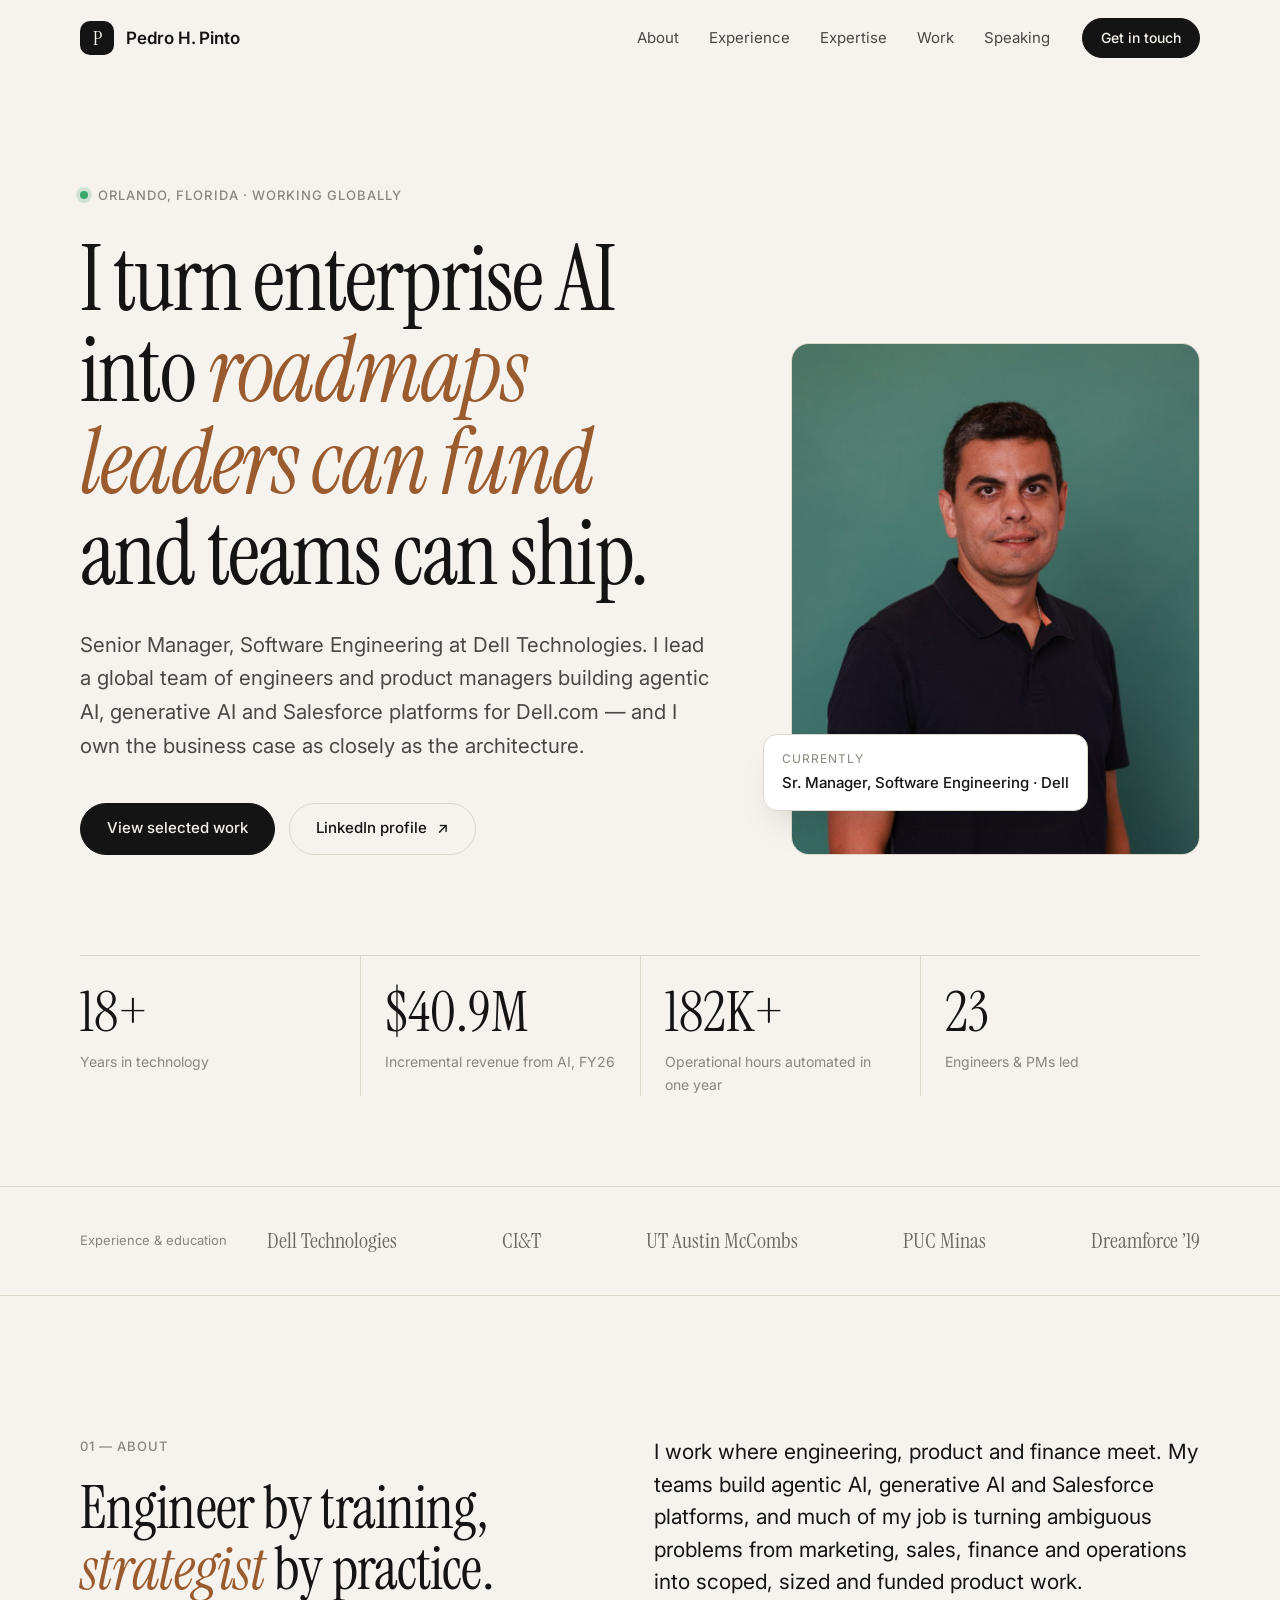
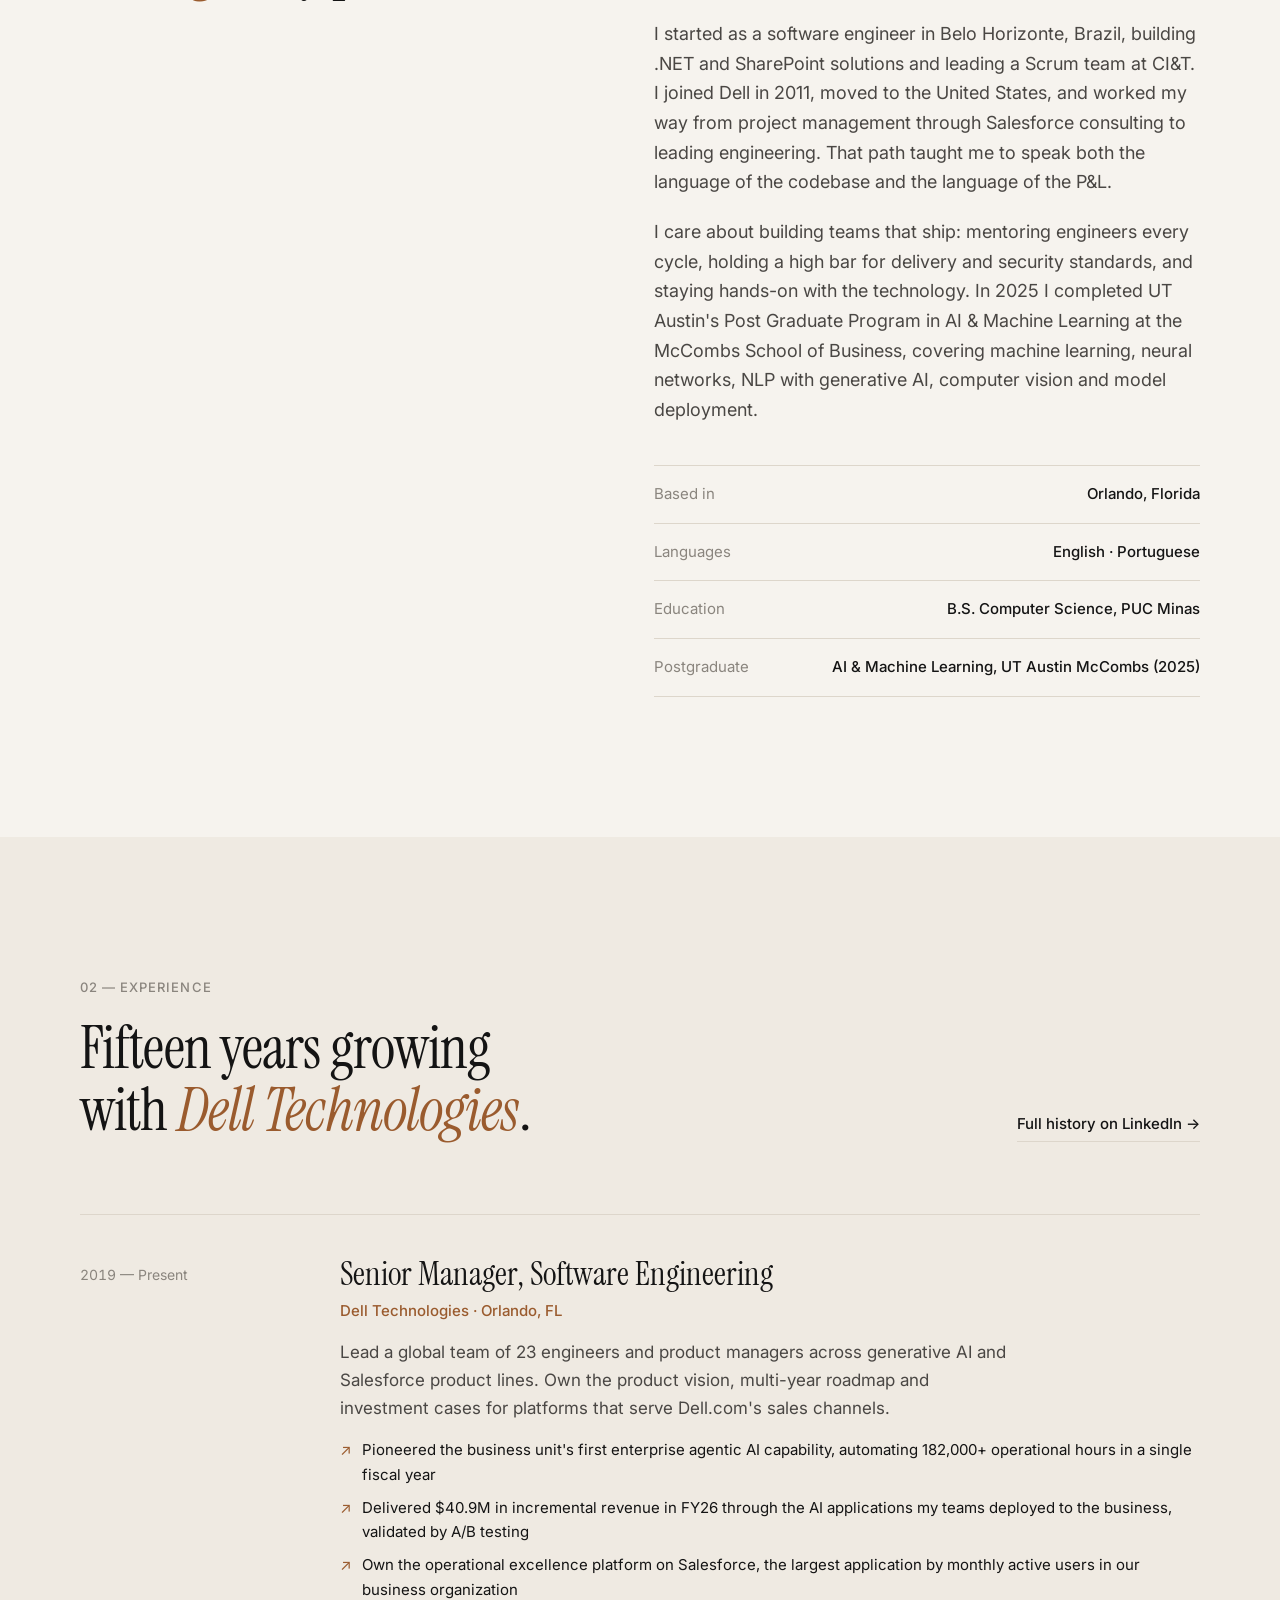
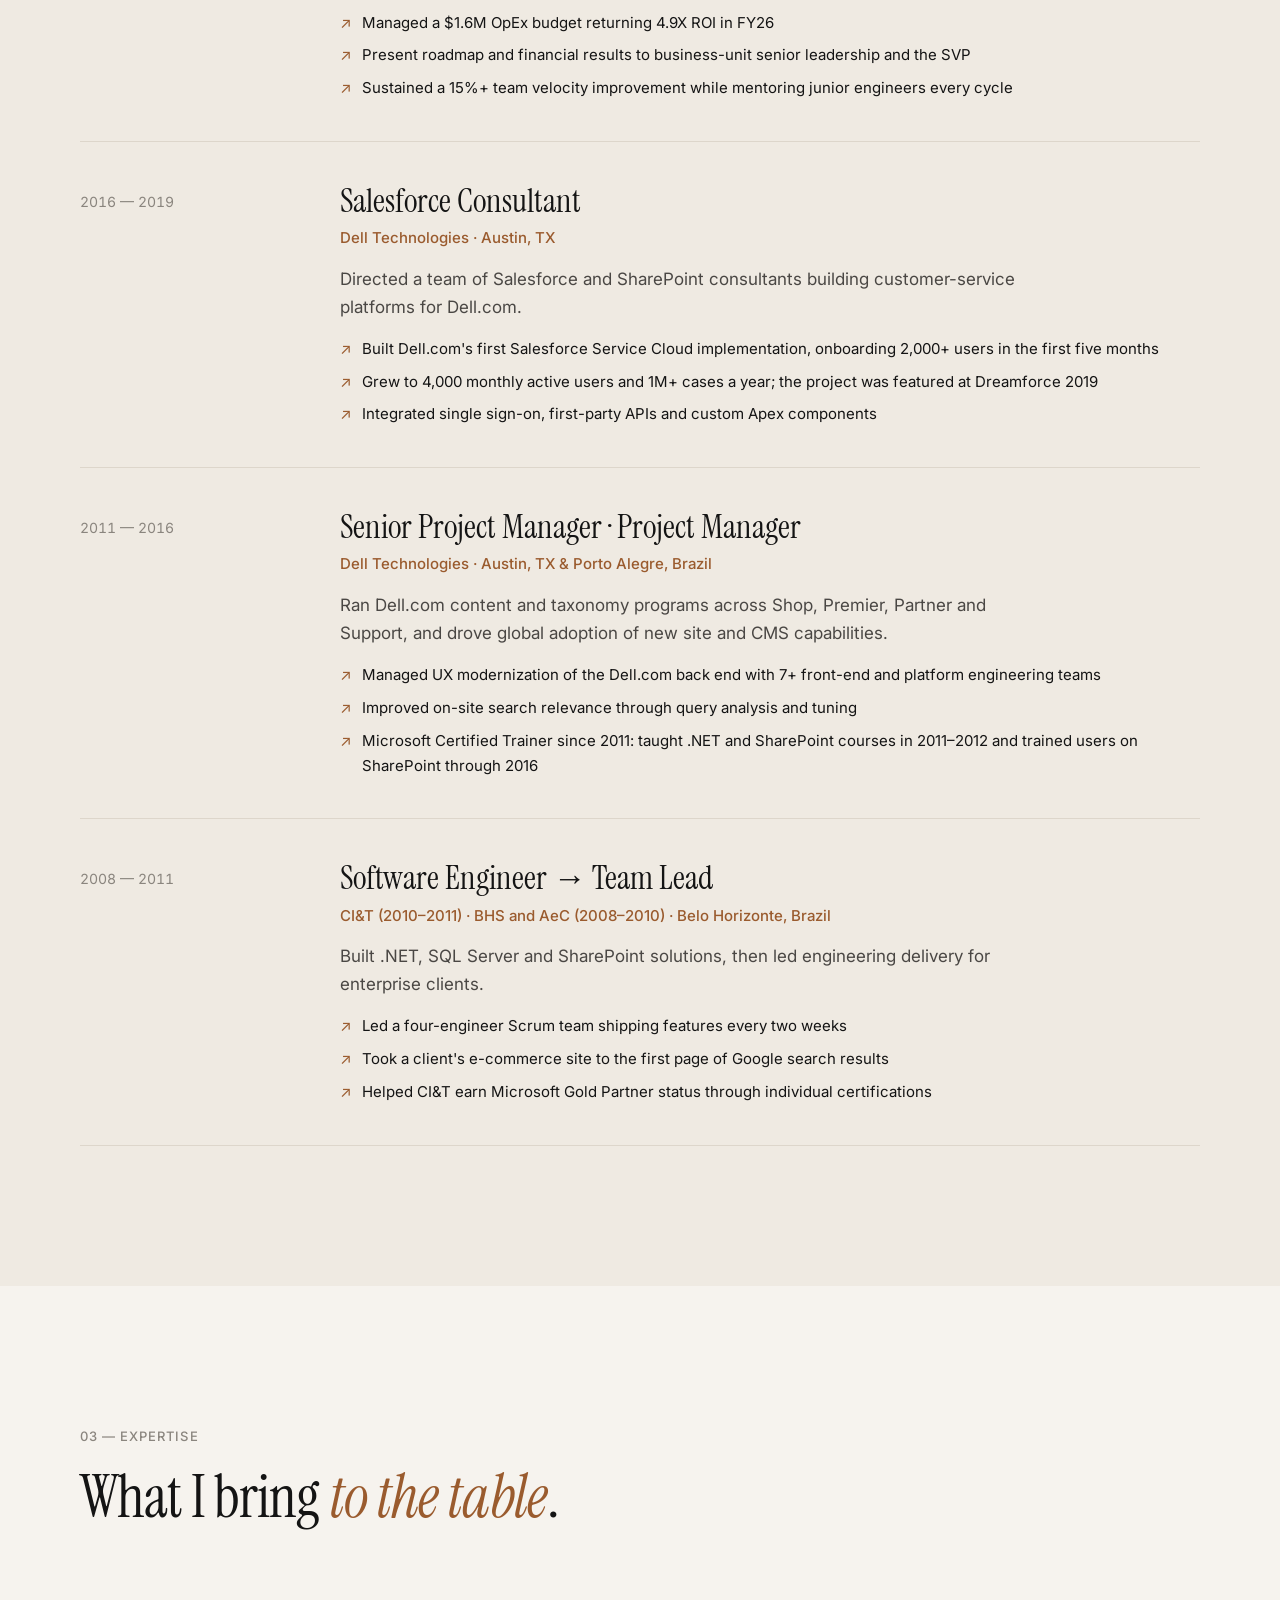
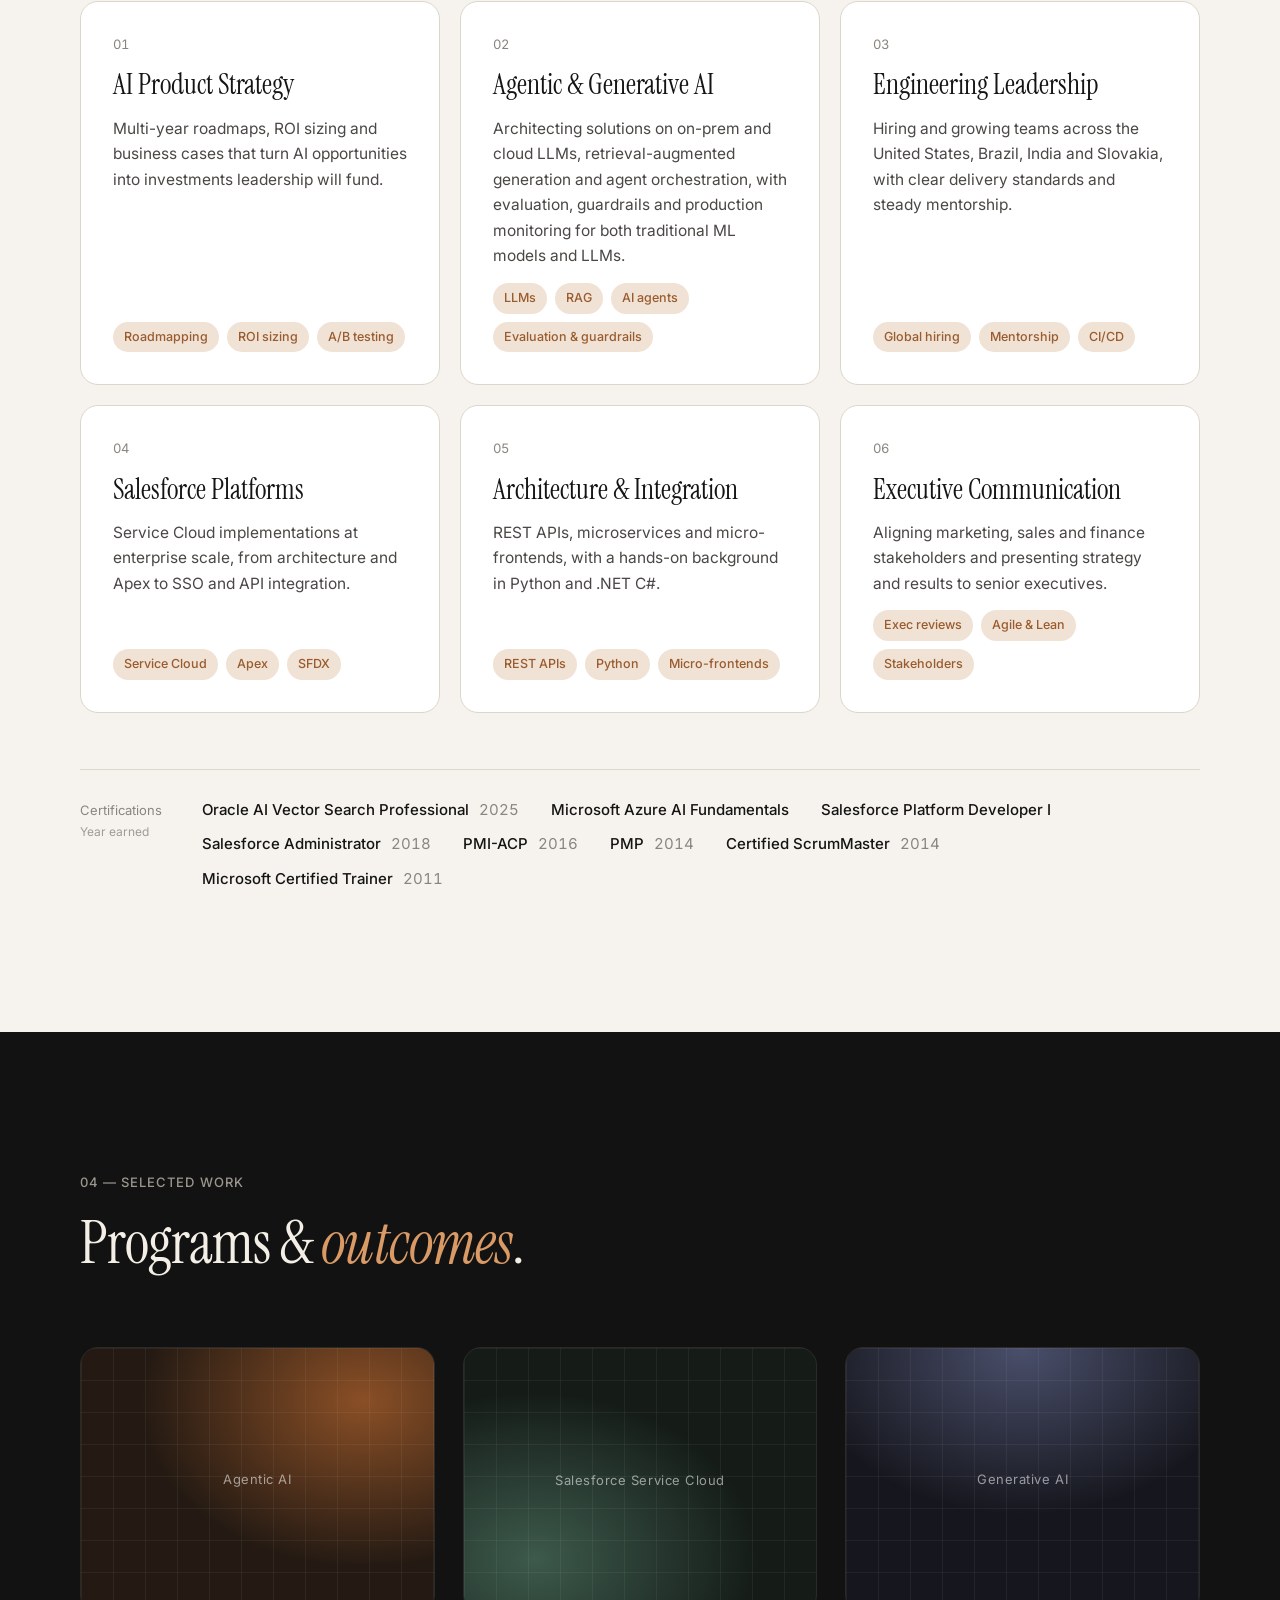
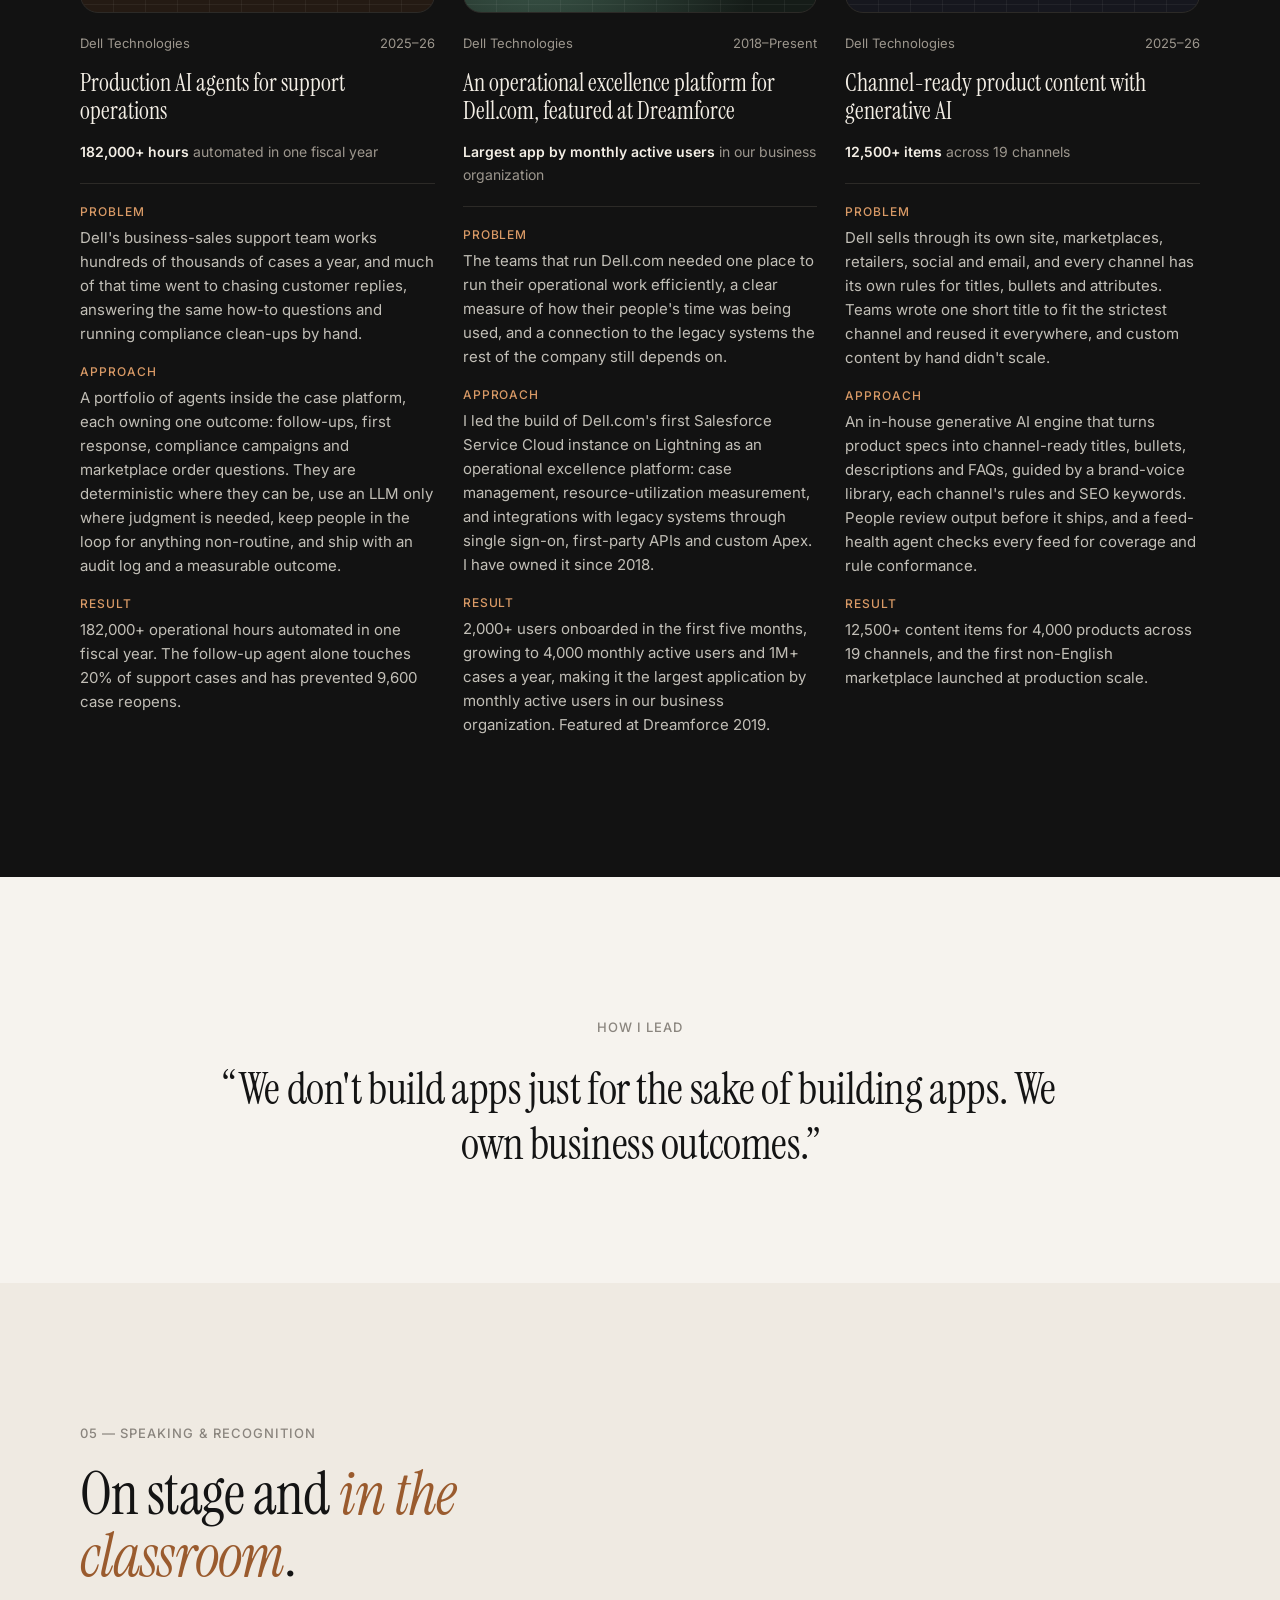
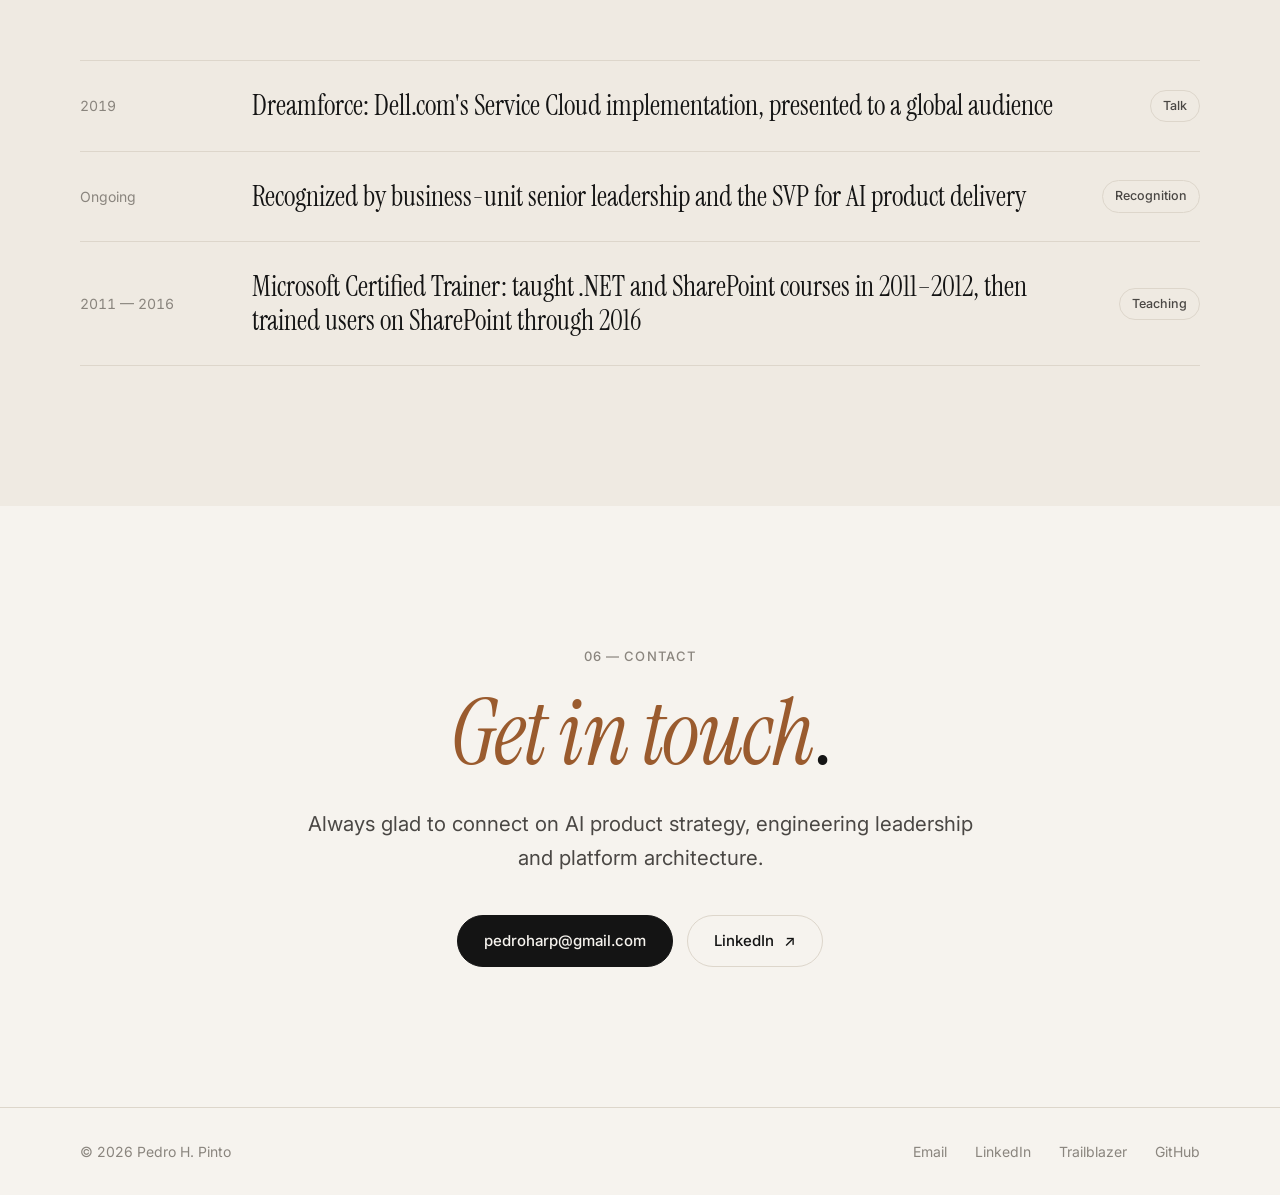
<file: index.html>
<!doctype html>
<html lang="en">
<head>
  <meta charset="utf-8" />
  <meta name="viewport" content="width=device-width, initial-scale=1" />
  <title>Pedro H. Pinto — AI Product Strategy & Engineering Leadership</title>
  <meta name="description" content="Pedro H. Pinto is a Senior Manager, Software Engineering at Dell Technologies, leading global teams that build agentic AI, generative AI and Salesforce platforms." />
  <meta property="og:title" content="Pedro H. Pinto" />
  <meta property="og:description" content="AI product strategy and engineering leadership. 18+ years building enterprise digital products." />
  <meta property="og:type" content="website" />
  <meta property="og:image" content="https://pedroharp.github.io/personal-website/assets/headshot.jpg" />
  <link rel="icon" href="data:image/svg+xml,<svg xmlns='http://www.w3.org/2000/svg' viewBox='0 0 64 64'><rect width='64' height='64' rx='14' fill='%23121212'/><text x='50%25' y='56%25' text-anchor='middle' dominant-baseline='middle' font-family='Georgia,serif' font-size='34' fill='%23f4efe6'>P</text></svg>" />
  <link rel="preconnect" href="https://fonts.googleapis.com" />
  <link rel="preconnect" href="https://fonts.gstatic.com" crossorigin />
  <link href="https://fonts.googleapis.com/css2?family=Inter:wght@400;500;600&family=Instrument+Serif:ital@0;1&display=swap" rel="stylesheet" />
  <link rel="stylesheet" href="styles.css" />
</head>
<body>
  <a class="skip" href="#main">Skip to content</a>

  <header class="nav" id="top">
    <div class="container nav__inner">
      <a href="#top" class="brand" aria-label="Home">
        <span class="brand__mark">P</span>
        <span class="brand__name">Pedro H. Pinto</span>
      </a>
      <nav class="nav__links" aria-label="Primary">
        <a href="#about">About</a>
        <a href="#experience">Experience</a>
        <a href="#expertise">Expertise</a>
        <a href="#work">Work</a>
        <a href="#speaking">Speaking</a>
      </nav>
      <a href="#contact" class="btn btn--small">Get in touch</a>
      <button class="nav__toggle" aria-label="Open menu" aria-expanded="false"><span></span><span></span></button>
    </div>
  </header>

  <main id="main">
    <!-- HERO -->
    <section class="hero">
      <div class="container hero__grid">
        <div class="hero__copy reveal">
          <p class="eyebrow"><span class="dot"></span> Orlando, Florida · Working globally</p>
          <h1 class="display">
            I turn enterprise AI into <em>roadmaps leaders can fund</em> and teams can ship.
          </h1>
          <p class="lede">
            Senior Manager, Software Engineering at Dell Technologies. I lead a global team of engineers and
            product managers building agentic AI, generative AI and Salesforce platforms for Dell.com —
            and I own the business case as closely as the architecture.
          </p>
          <div class="hero__cta">
            <a href="#work" class="btn">View selected work</a>
            <a href="https://www.linkedin.com/in/pedroharp/" class="btn btn--ghost" target="_blank" rel="noopener">LinkedIn profile <span aria-hidden="true">↗</span></a>
          </div>
        </div>
        <div class="hero__portrait reveal">
          <div class="portrait">
            <img src="assets/portrait.jpg" alt="Portrait of Pedro H. Pinto" width="900" height="1350" fetchpriority="high" />
          </div>
          <div class="portrait__card" aria-hidden="true">
            <span class="portrait__card-k">Currently</span>
            <span class="portrait__card-v">Sr. Manager, Software Engineering · Dell</span>
          </div>
        </div>
      </div>

      <div class="container">
        <dl class="stats reveal">
          <div><dt>Years in technology</dt><dd>18+</dd></div>
          <div><dt>Incremental revenue from AI, FY26</dt><dd>$40.9M</dd></div>
          <div><dt>Operational hours automated in one year</dt><dd>182K+</dd></div>
          <div><dt>Engineers &amp; PMs led</dt><dd>23</dd></div>
        </dl>
      </div>
    </section>

    <!-- LOGOS -->
    <section class="logos" aria-label="Organizations">
      <div class="container">
        <p class="logos__label">Experience &amp; education</p>
        <ul class="logos__row">
          <li>Dell Technologies</li>
          <li>CI&amp;T</li>
          <li>UT Austin McCombs</li>
          <li>PUC Minas</li>
          <li>Dreamforce ’19</li>
        </ul>
      </div>
    </section>

    <!-- ABOUT -->
    <section class="section" id="about">
      <div class="container split">
        <header class="section__head reveal">
          <p class="kicker">01 — About</p>
          <h2 class="h2">Engineer by training, <em>strategist</em> by practice.</h2>
        </header>
        <div class="prose reveal">
          <p>
            I work where engineering, product and finance meet. My teams build agentic AI, generative AI and
            Salesforce platforms, and much of my job is turning ambiguous problems from marketing, sales, finance
            and operations into scoped, sized and funded product work.
          </p>
          <p>
            I started as a software engineer in Belo Horizonte, Brazil, building .NET and SharePoint solutions and
            leading a Scrum team at CI&amp;T. I joined Dell in 2011, moved to the United States, and worked my way from
            project management through Salesforce consulting to leading engineering. That path taught me to speak
            both the language of the codebase and the language of the P&amp;L.
          </p>
          <p>
            I care about building teams that ship: mentoring engineers every cycle, holding a high bar for delivery
            and security standards, and staying hands-on with the technology. In 2025 I completed UT Austin's Post
            Graduate Program in AI &amp; Machine Learning at the McCombs School of Business, covering machine learning,
            neural networks, NLP with generative AI, computer vision and model deployment.
          </p>
          <ul class="facts">
            <li><span>Based in</span>Orlando, Florida</li>
            <li><span>Languages</span>English · Portuguese</li>
            <li><span>Education</span>B.S. Computer Science, PUC Minas</li>
            <li><span>Postgraduate</span>AI &amp; Machine Learning, UT Austin McCombs (2025)</li>
          </ul>
        </div>
      </div>
    </section>

    <!-- EXPERIENCE -->
    <section class="section section--alt" id="experience">
      <div class="container">
        <header class="section__head section__head--row reveal">
          <div>
            <p class="kicker">02 — Experience</p>
            <h2 class="h2">Fifteen years growing with <em>Dell Technologies</em>.</h2>
          </div>
          <a href="https://www.linkedin.com/in/pedroharp/" class="link-arrow" target="_blank" rel="noopener">Full history on LinkedIn <span aria-hidden="true">→</span></a>
        </header>

        <ol class="timeline">
          <li class="role reveal">
            <div class="role__when">2019 — Present</div>
            <div class="role__body">
              <h3>Senior Manager, Software Engineering</h3>
              <p class="role__org">Dell Technologies · Orlando, FL</p>
              <p>Lead a global team of 23 engineers and product managers across generative AI and Salesforce product
                lines. Own the product vision, multi-year roadmap and investment cases for platforms that serve Dell.com's
                sales channels.</p>
              <ul class="role__wins">
                <li>Pioneered the business unit's first enterprise agentic AI capability, automating 182,000+ operational hours in a single fiscal year</li>
                <li>Delivered $40.9M in incremental revenue in FY26 through the AI applications my teams deployed to the business, validated by A/B testing</li>
                <li>Own the operational excellence platform on Salesforce, the largest application by monthly active users in our business organization</li>
                <li>Managed a $1.6M OpEx budget returning 4.9X ROI in FY26</li>
                <li>Present roadmap and financial results to business-unit senior leadership and the SVP</li>
                <li>Sustained a 15%+ team velocity improvement while mentoring junior engineers every cycle</li>
              </ul>
            </div>
          </li>
          <li class="role reveal">
            <div class="role__when">2016 — 2019</div>
            <div class="role__body">
              <h3>Salesforce Consultant</h3>
              <p class="role__org">Dell Technologies · Austin, TX</p>
              <p>Directed a team of Salesforce and SharePoint consultants building customer-service platforms for Dell.com.</p>
              <ul class="role__wins">
                <li>Built Dell.com's first Salesforce Service Cloud implementation, onboarding 2,000+ users in the first five months</li>
                <li>Grew to 4,000 monthly active users and 1M+ cases a year; the project was featured at Dreamforce 2019</li>
                <li>Integrated single sign-on, first-party APIs and custom Apex components</li>
              </ul>
            </div>
          </li>
          <li class="role reveal">
            <div class="role__when">2011 — 2016</div>
            <div class="role__body">
              <h3>Senior Project Manager · Project Manager</h3>
              <p class="role__org">Dell Technologies · Austin, TX &amp; Porto Alegre, Brazil</p>
              <p>Ran Dell.com content and taxonomy programs across Shop, Premier, Partner and Support, and drove global
                adoption of new site and CMS capabilities.</p>
              <ul class="role__wins">
                <li>Managed UX modernization of the Dell.com back end with 7+ front-end and platform engineering teams</li>
                <li>Improved on-site search relevance through query analysis and tuning</li>
                <li>Microsoft Certified Trainer since 2011: taught .NET and SharePoint courses in 2011–2012 and trained users on SharePoint through 2016</li>
              </ul>
            </div>
          </li>
          <li class="role reveal">
            <div class="role__when">2008 — 2011</div>
            <div class="role__body">
              <h3>Software Engineer → Team Lead</h3>
              <p class="role__org">CI&amp;T (2010–2011) · BHS and AeC (2008–2010) · Belo Horizonte, Brazil</p>
              <p>Built .NET, SQL Server and SharePoint solutions, then led engineering delivery for enterprise clients.</p>
              <ul class="role__wins">
                <li>Led a four-engineer Scrum team shipping features every two weeks</li>
                <li>Took a client's e-commerce site to the first page of Google search results</li>
                <li>Helped CI&amp;T earn Microsoft Gold Partner status through individual certifications</li>
              </ul>
            </div>
          </li>
        </ol>
      </div>
    </section>

    <!-- EXPERTISE -->
    <section class="section" id="expertise">
      <div class="container">
        <header class="section__head reveal">
          <p class="kicker">03 — Expertise</p>
          <h2 class="h2">What I bring <em>to the table</em>.</h2>
        </header>

        <div class="cards">
          <article class="card reveal">
            <span class="card__num">01</span>
            <h3>AI Product Strategy</h3>
            <p>Multi-year roadmaps, ROI sizing and business cases that turn AI opportunities into investments leadership will fund.</p>
            <ul class="tags"><li>Roadmapping</li><li>ROI sizing</li><li>A/B testing</li></ul>
          </article>
          <article class="card reveal">
            <span class="card__num">02</span>
            <h3>Agentic &amp; Generative AI</h3>
            <p>Architecting solutions on on-prem and cloud LLMs, retrieval-augmented generation and agent orchestration, with evaluation, guardrails and production monitoring for both traditional ML models and LLMs.</p>
            <ul class="tags"><li>LLMs</li><li>RAG</li><li>AI agents</li><li>Evaluation &amp; guardrails</li></ul>
          </article>
          <article class="card reveal">
            <span class="card__num">03</span>
            <h3>Engineering Leadership</h3>
            <p>Hiring and growing teams across the United States, Brazil, India and Slovakia, with clear delivery standards and steady mentorship.</p>
            <ul class="tags"><li>Global hiring</li><li>Mentorship</li><li>CI/CD</li></ul>
          </article>
          <article class="card reveal">
            <span class="card__num">04</span>
            <h3>Salesforce Platforms</h3>
            <p>Service Cloud implementations at enterprise scale, from architecture and Apex to SSO and API integration.</p>
            <ul class="tags"><li>Service Cloud</li><li>Apex</li><li>SFDX</li></ul>
          </article>
          <article class="card reveal">
            <span class="card__num">05</span>
            <h3>Architecture &amp; Integration</h3>
            <p>REST APIs, microservices and micro-frontends, with a hands-on background in Python and .NET C#.</p>
            <ul class="tags"><li>REST APIs</li><li>Python</li><li>Micro-frontends</li></ul>
          </article>
          <article class="card reveal">
            <span class="card__num">06</span>
            <h3>Executive Communication</h3>
            <p>Aligning marketing, sales and finance stakeholders and presenting strategy and results to senior executives.</p>
            <ul class="tags"><li>Exec reviews</li><li>Agile &amp; Lean</li><li>Stakeholders</li></ul>
          </article>
        </div>

        <div class="certs reveal">
          <p class="certs__label">Certifications<br /><span>Year earned</span></p>
          <ul>
            <li>Oracle AI Vector Search Professional <span>2025</span></li>
            <li>Microsoft Azure AI Fundamentals</li>
            <li>Salesforce Platform Developer I</li>
            <li>Salesforce Administrator <span>2018</span></li>
            <li>PMI-ACP <span>2016</span></li>
            <li>PMP <span>2014</span></li>
            <li>Certified ScrumMaster <span>2014</span></li>
            <li>Microsoft Certified Trainer <span>2011</span></li>
          </ul>
        </div>
      </div>
    </section>

    <!-- SELECTED WORK -->
    <section class="section section--dark" id="work">
      <div class="container">
        <header class="section__head reveal">
          <p class="kicker">04 — Selected work</p>
          <h2 class="h2">Programs &amp; <em>outcomes</em>.</h2>
        </header>

        <div class="work">
          <article class="case reveal">
            <div class="case__media case__media--a"><span>Agentic AI</span></div>
            <div class="case__meta"><span>Dell Technologies</span><span>2025–26</span></div>
            <h3>Production AI agents for support operations</h3>
            <p class="case__result"><strong>182,000+ hours</strong> automated in one fiscal year</p>
            <dl class="case__story">
              <dt>Problem</dt>
              <dd>Dell's business-sales support team works hundreds of thousands of cases a year, and much of that time
                went to chasing customer replies, answering the same how-to questions and running compliance clean-ups by hand.</dd>
              <dt>Approach</dt>
              <dd>A portfolio of agents inside the case platform, each owning one outcome: follow-ups, first response,
                compliance campaigns and marketplace order questions. They are deterministic where they can be, use an LLM
                only where judgment is needed, keep people in the loop for anything non-routine, and ship with an audit log
                and a measurable outcome.</dd>
              <dt>Result</dt>
              <dd>182,000+ operational hours automated in one fiscal year. The follow-up agent alone touches 20% of
                support cases and has prevented 9,600 case reopens.</dd>
            </dl>
          </article>
          <article class="case reveal">
            <div class="case__media case__media--b"><span>Salesforce Service Cloud</span></div>
            <div class="case__meta"><span>Dell Technologies</span><span>2018–Present</span></div>
            <h3>An operational excellence platform for Dell.com, featured at Dreamforce</h3>
            <p class="case__result"><strong>Largest app by monthly active users</strong> in our business organization</p>
            <dl class="case__story">
              <dt>Problem</dt>
              <dd>The teams that run Dell.com needed one place to run their operational work efficiently, a clear measure of
                how their people's time was being used, and a connection to the legacy systems the rest of the company
                still depends on.</dd>
              <dt>Approach</dt>
              <dd>I led the build of Dell.com's first Salesforce Service Cloud instance on Lightning as an operational
                excellence platform: case management, resource-utilization measurement, and integrations with legacy
                systems through single sign-on, first-party APIs and custom Apex. I have owned it since 2018.</dd>
              <dt>Result</dt>
              <dd>2,000+ users onboarded in the first five months, growing to 4,000 monthly active users and 1M+ cases a
                year, making it the largest application by monthly active users in our business organization. Featured at
                Dreamforce 2019.</dd>
            </dl>
          </article>
          <article class="case reveal">
            <div class="case__media case__media--c"><span>Generative AI</span></div>
            <div class="case__meta"><span>Dell Technologies</span><span>2025–26</span></div>
            <h3>Channel-ready product content with generative AI</h3>
            <p class="case__result"><strong>12,500+ items</strong> across 19 channels</p>
            <dl class="case__story">
              <dt>Problem</dt>
              <dd>Dell sells through its own site, marketplaces, retailers, social and email, and every channel has its
                own rules for titles, bullets and attributes. Teams wrote one short title to fit the strictest channel and
                reused it everywhere, and custom content by hand didn't scale.</dd>
              <dt>Approach</dt>
              <dd>An in-house generative AI engine that turns product specs into channel-ready titles, bullets, descriptions
                and FAQs, guided by a brand-voice library, each channel's rules and SEO keywords. People review output before
                it ships, and a feed-health agent checks every feed for coverage and rule conformance.</dd>
              <dt>Result</dt>
              <dd>12,500+ content items for 4,000 products across 19 channels, and the first non-English marketplace
                launched at production scale.</dd>
            </dl>
          </article>
        </div>
      </div>
    </section>

    <!-- PRINCIPLE -->
    <section class="section quote-section">
      <div class="container">
        <figure class="quote reveal">
          <figcaption class="quote__label">How I lead</figcaption>
          <blockquote>
            “We don't build apps just for the sake of building apps. We own business outcomes.”
          </blockquote>
        </figure>
      </div>
    </section>

    <!-- SPEAKING & RECOGNITION -->
    <section class="section section--alt" id="speaking">
      <div class="container">
        <header class="section__head reveal">
          <p class="kicker">05 — Speaking &amp; recognition</p>
          <h2 class="h2">On stage and <em>in the classroom</em>.</h2>
        </header>

        <ul class="posts">
          <li class="reveal"><div class="posts__row">
            <span class="posts__date">2019</span>
            <span class="posts__title">Dreamforce: Dell.com's Service Cloud implementation, presented to a global audience</span>
            <span class="posts__type">Talk</span>
          </div></li>
          <li class="reveal"><div class="posts__row">
            <span class="posts__date">Ongoing</span>
            <span class="posts__title">Recognized by business-unit senior leadership and the SVP for AI product delivery</span>
            <span class="posts__type">Recognition</span>
          </div></li>
          <li class="reveal"><div class="posts__row">
            <span class="posts__date">2011 — 2016</span>
            <span class="posts__title">Microsoft Certified Trainer: taught .NET and SharePoint courses in 2011–2012, then trained users on SharePoint through 2016</span>
            <span class="posts__type">Teaching</span>
          </div></li>
        </ul>
      </div>
    </section>

    <!-- CONTACT -->
    <section class="section contact" id="contact">
      <div class="container contact__inner reveal">
        <p class="kicker">06 — Contact</p>
        <h2 class="display display--center"><em>Get in touch</em>.</h2>
        <p class="lede lede--center">Always glad to connect on AI product strategy, engineering leadership and platform architecture.</p>
        <div class="hero__cta hero__cta--center">
          <a href="mailto:pedroharp@gmail.com" class="btn">pedroharp@gmail.com</a>
          <a href="https://www.linkedin.com/in/pedroharp/" class="btn btn--ghost" target="_blank" rel="noopener">LinkedIn <span aria-hidden="true">↗</span></a>
        </div>
      </div>
    </section>
  </main>

  <footer class="footer">
    <div class="container footer__inner">
      <p>© <span id="year">2026</span> Pedro H. Pinto</p>
      <ul class="footer__links">
        <li><a href="mailto:pedroharp@gmail.com">Email</a></li>
        <li><a href="https://www.linkedin.com/in/pedroharp/" target="_blank" rel="noopener">LinkedIn</a></li>
        <li><a href="https://www.salesforce.com/trailblazer/pedroharp" target="_blank" rel="noopener">Trailblazer</a></li>
        <li><a href="https://github.com/pedroharp" target="_blank" rel="noopener">GitHub</a></li>
      </ul>
    </div>
  </footer>

  <script src="main.js"></script>
</body>
</html>
</file>
<file: styles.css>
/* ==========================================================================
   Design tokens
   ========================================================================== */
:root {
  --bg: #f6f3ee;
  --bg-alt: #efeae2;
  --surface: #ffffff;
  --ink: #141414;
  --ink-soft: #4a4744;
  --muted: #8a857e;
  --line: #ddd6cb;
  --accent: #9a5b2e;
  --accent-soft: #f0e2d4;
  --dark: #121212;
  --dark-ink: #f4efe6;
  --dark-muted: #9c968d;
  --dark-line: #2c2a27;

  --serif: "Instrument Serif", Georgia, "Times New Roman", serif;
  --sans: "Inter", system-ui, -apple-system, "Segoe UI", Roboto, sans-serif;

  --radius: 18px;
  --max: 1200px;
  --gutter: clamp(16px, 4vw, 40px);
  --section: clamp(80px, 11vw, 140px);
  --ease: cubic-bezier(.2, .7, .2, 1);
}

@media (prefers-color-scheme: dark) {
  :root {
    --bg: #0f0f0e;
    --bg-alt: #161614;
    --surface: #1b1a18;
    --ink: #f2ede4;
    --ink-soft: #bdb6ab;
    --muted: #857f76;
    --line: #2b2926;
    --accent: #d99a66;
    --accent-soft: #2e2219;
    --dark: #070707;
  }
}

/* ==========================================================================
   Base
   ========================================================================== */
*, *::before, *::after { box-sizing: border-box; }
html { scroll-behavior: smooth; scroll-padding-top: 88px; }
body {
  margin: 0;
  background: var(--bg);
  color: var(--ink);
  font: 400 17px/1.65 var(--sans);
  -webkit-font-smoothing: antialiased;
  text-rendering: optimizeLegibility;
}
img { max-width: 100%; display: block; }
a { color: inherit; text-decoration: none; }
ul, ol { margin: 0; padding: 0; list-style: none; }
h1, h2, h3, p, dl, dd, figure, blockquote { margin: 0; }
em { font-style: italic; }
::selection { background: var(--accent); color: #fff; }

.container { width: 100%; max-width: var(--max); margin: 0 auto; padding: 0 var(--gutter); }

.skip {
  position: absolute; left: -9999px; top: 12px; z-index: 100;
  background: var(--ink); color: var(--bg); padding: 10px 16px; border-radius: 8px;
}
.skip:focus { left: 12px; }

:focus-visible { outline: 2px solid var(--accent); outline-offset: 3px; border-radius: 6px; }

/* ==========================================================================
   Typography
   ========================================================================== */
.display {
  font-family: var(--serif);
  font-weight: 400;
  font-size: clamp(44px, 7vw, 92px);
  line-height: 1.02;
  letter-spacing: -0.02em;
}
.display em, .h2 em { color: var(--accent); }
.display--center { text-align: center; max-width: 14ch; margin: 0 auto; }

.h2 {
  font-family: var(--serif);
  font-weight: 400;
  font-size: clamp(36px, 4.6vw, 60px);
  line-height: 1.05;
  letter-spacing: -0.015em;
  max-width: 18ch;
}
.lede {
  font-size: clamp(18px, 1.6vw, 21px);
  color: var(--ink-soft);
  max-width: 54ch;
  margin-top: 28px;
}
.lede--center { text-align: center; margin-left: auto; margin-right: auto; }

.eyebrow, .kicker {
  font-size: 13px;
  font-weight: 500;
  letter-spacing: .08em;
  text-transform: uppercase;
  color: var(--muted);
}
.kicker { margin-bottom: 20px; }
.eyebrow { display: inline-flex; align-items: center; gap: 10px; margin-bottom: 28px; }
.dot {
  width: 8px; height: 8px; border-radius: 50%; background: #3aa76d;
  box-shadow: 0 0 0 4px color-mix(in srgb, #3aa76d 20%, transparent);
}

/* ==========================================================================
   Buttons & links
   ========================================================================== */
.btn {
  display: inline-flex; align-items: center; gap: 10px;
  height: 52px; padding: 0 26px;
  border-radius: 999px;
  background: var(--ink); color: var(--bg);
  font-weight: 500; font-size: 15px;
  border: 1px solid var(--ink);
  transition: transform .3s var(--ease), background .3s, color .3s;
}
.btn:hover { transform: translateY(-2px); }
.btn--ghost { background: transparent; color: var(--ink); border-color: var(--line); }
.btn--ghost:hover { border-color: var(--ink); }
.btn--small { height: 40px; padding: 0 18px; font-size: 14px; }

.link-arrow {
  font-weight: 500; font-size: 15px;
  border-bottom: 1px solid var(--line); padding-bottom: 4px;
  transition: border-color .3s;
  white-space: nowrap;
}
.link-arrow span { display: inline-block; transition: transform .3s var(--ease); }
.link-arrow:hover { border-color: var(--ink); }
.link-arrow:hover span { transform: translateX(4px); }

/* ==========================================================================
   Nav
   ========================================================================== */
.nav {
  position: sticky; top: 0; z-index: 50;
  background: color-mix(in srgb, var(--bg) 82%, transparent);
  backdrop-filter: saturate(160%) blur(14px);
  -webkit-backdrop-filter: saturate(160%) blur(14px);
  border-bottom: 1px solid transparent;
  transition: border-color .3s;
}
.nav.is-scrolled { border-bottom-color: var(--line); }
.nav__inner { display: flex; align-items: center; gap: 32px; height: 76px; }
.brand { display: flex; align-items: center; gap: 12px; font-weight: 600; letter-spacing: -.01em; }
.brand__mark {
  display: grid; place-items: center;
  width: 34px; height: 34px; border-radius: 10px;
  background: var(--ink); color: var(--bg);
  font-family: var(--serif); font-size: 20px; font-weight: 400;
}
.nav__links { display: flex; gap: 30px; margin-left: auto; font-size: 15px; color: var(--ink-soft); }
.nav__links a { position: relative; transition: color .2s; }
.nav__links a::after {
  content: ""; position: absolute; left: 0; bottom: -6px; height: 1px; width: 100%;
  background: currentColor; transform: scaleX(0); transform-origin: left; transition: transform .3s var(--ease);
}
.nav__links a:hover { color: var(--ink); }
.nav__links a:hover::after { transform: scaleX(1); }

.nav__toggle {
  display: none; margin-left: auto;
  width: 44px; height: 44px; border: 1px solid var(--line); border-radius: 12px;
  background: transparent; cursor: pointer; position: relative;
}
.nav__toggle span {
  position: absolute; left: 12px; right: 12px; height: 1.5px; background: var(--ink);
  transition: transform .3s var(--ease);
}
.nav__toggle span:first-child { top: 17px; }
.nav__toggle span:last-child { top: 25px; }
.nav.is-open .nav__toggle span:first-child { transform: translateY(4px) rotate(45deg); }
.nav.is-open .nav__toggle span:last-child { transform: translateY(-4px) rotate(-45deg); }

/* ==========================================================================
   Hero
   ========================================================================== */
.hero { padding: clamp(56px, 8vw, 110px) 0 clamp(56px, 7vw, 90px); }
.hero__grid {
  display: grid; grid-template-columns: 1.55fr 1fr;
  gap: clamp(40px, 6vw, 90px); align-items: end;
}
.hero__cta { display: flex; flex-wrap: wrap; gap: 14px; margin-top: 40px; }
.hero__cta--center { justify-content: center; }

.hero__portrait { position: relative; }
.portrait {
  aspect-ratio: 4 / 5;
  border-radius: var(--radius);
  background:
    radial-gradient(120% 80% at 20% 10%, color-mix(in srgb, var(--accent) 22%, transparent), transparent 60%),
    linear-gradient(160deg, var(--bg-alt), color-mix(in srgb, var(--ink) 12%, var(--bg-alt)));
  border: 1px solid var(--line);
  display: grid; place-items: center; position: relative; overflow: hidden;
}
.portrait img {
  position: absolute; inset: 0; width: 100%; height: 100%;
  object-fit: cover; object-position: 50% 12%;
}
.portrait__card {
  position: absolute; left: -28px; bottom: 44px;
  background: var(--surface); border: 1px solid var(--line); border-radius: 14px;
  padding: 14px 18px; display: flex; flex-direction: column; gap: 2px;
  box-shadow: 0 20px 40px -20px rgba(0,0,0,.25);
}
.portrait__card-k { font-size: 12px; color: var(--muted); text-transform: uppercase; letter-spacing: .08em; }
.portrait__card-v { font-weight: 500; font-size: 15px; }

.stats {
  display: grid; grid-template-columns: repeat(4, 1fr);
  margin-top: clamp(56px, 8vw, 100px);
  border-top: 1px solid var(--line);
}
.stats > div { padding: 28px 24px 0 0; }
.stats > div + div { padding-left: 24px; border-left: 1px solid var(--line); }
.stats > div { display: flex; flex-direction: column; }
.stats dt { font-size: 14px; color: var(--muted); }
.stats dd {
  order: -1;
  font-family: var(--serif); font-size: clamp(40px, 4.4vw, 60px); line-height: 1; margin-bottom: 10px;
}

/* ==========================================================================
   Logos
   ========================================================================== */
.logos { padding: 36px 0; border-top: 1px solid var(--line); border-bottom: 1px solid var(--line); }
.logos .container { display: flex; align-items: center; gap: 40px; }
.logos__label { font-size: 13px; color: var(--muted); white-space: nowrap; flex-shrink: 0; }
.logos__row {
  display: flex; flex-wrap: wrap; gap: 14px 44px; flex: 1; justify-content: space-between;
  font-family: var(--serif); font-size: 22px; color: var(--ink-soft); opacity: .8;
}

/* ==========================================================================
   Sections
   ========================================================================== */
.section { padding: var(--section) 0; }
.section--alt { background: var(--bg-alt); }
.section__head { margin-bottom: clamp(44px, 6vw, 72px); }
.section__head--row { display: flex; align-items: flex-end; justify-content: space-between; gap: 32px; }

.split { display: grid; grid-template-columns: 1fr 1.1fr; gap: clamp(40px, 6vw, 100px); }
.split .section__head { margin-bottom: 0; }

.prose p { color: var(--ink-soft); font-size: 18px; }
.prose p + p { margin-top: 20px; }
.prose p:first-child { color: var(--ink); font-size: 21px; line-height: 1.55; }

.facts { margin-top: 40px; border-top: 1px solid var(--line); }
.facts li {
  display: flex; justify-content: space-between; gap: 20px;
  padding: 16px 0; border-bottom: 1px solid var(--line); font-weight: 500; font-size: 15px;
}
.facts span { color: var(--muted); font-weight: 400; }

/* Timeline */
.timeline { border-top: 1px solid var(--line); }
.role {
  display: grid; grid-template-columns: 220px 1fr; gap: 40px;
  padding: 40px 0; border-bottom: 1px solid var(--line);
}
.role__when { font-size: 14px; color: var(--muted); padding-top: 8px; font-variant-numeric: tabular-nums; }
.role h3 { font-family: var(--serif); font-weight: 400; font-size: clamp(26px, 2.6vw, 34px); line-height: 1.15; }
.role__org { color: var(--accent); font-weight: 500; font-size: 15px; margin: 6px 0 14px; }
.role__body > p:not(.role__org) { color: var(--ink-soft); max-width: 62ch; }
.role__wins { margin-top: 16px; display: grid; gap: 8px; }
.role__wins li { position: relative; padding-left: 22px; font-size: 15px; }
.role__wins li::before { content: "↗"; position: absolute; left: 0; color: var(--accent); }

/* Cards */
.cards { display: grid; grid-template-columns: repeat(3, 1fr); gap: 20px; }
.card {
  background: var(--surface); border: 1px solid var(--line); border-radius: var(--radius);
  padding: 32px; display: flex; flex-direction: column; gap: 14px;
  transition: transform .4s var(--ease), border-color .3s, box-shadow .4s;
}
.card:hover { transform: translateY(-4px); border-color: color-mix(in srgb, var(--ink) 30%, var(--line)); box-shadow: 0 30px 60px -40px rgba(0,0,0,.35); }
.card__num { font-size: 13px; color: var(--muted); font-variant-numeric: tabular-nums; }
.card h3 { font-family: var(--serif); font-weight: 400; font-size: 28px; line-height: 1.15; }
.card p { color: var(--ink-soft); font-size: 15.5px; flex: 1; }
.tags { display: flex; flex-wrap: wrap; gap: 8px; }
.tags li {
  font-size: 12.5px; font-weight: 500; padding: 5px 11px; border-radius: 999px;
  background: var(--accent-soft); color: var(--accent);
}

.certs {
  margin-top: 56px; display: flex; gap: 40px; align-items: baseline;
  padding-top: 28px; border-top: 1px solid var(--line);
}
.certs__label { font-size: 13px; color: var(--muted); white-space: nowrap; }
.certs ul { display: flex; flex-wrap: wrap; gap: 10px 32px; font-weight: 500; font-size: 15px; }
.certs li { white-space: nowrap; }
.certs li span { margin-left: 6px; font-weight: 400; color: var(--muted); font-variant-numeric: tabular-nums; }
.certs__label span { font-size: 12px; opacity: .8; }

/* Work (dark) */
.section--dark { background: var(--dark); color: var(--dark-ink); }
.section--dark .kicker { color: var(--dark-muted); }
.section--dark .h2 em { color: #d99a66; }
.section--dark .link-arrow { border-color: var(--dark-line); }
.section--dark .link-arrow:hover { border-color: var(--dark-ink); }

.section__sub { margin-top: 20px; color: var(--dark-muted); max-width: 52ch; font-size: 17px; }
.work { display: grid; grid-template-columns: repeat(3, 1fr); gap: 48px 28px; }
.case { display: flex; flex-direction: column; gap: 14px; }
.case:focus-visible { outline-offset: 8px; }
.case h3 { transition: color .3s; }
.case:hover h3 { color: #d99a66; }
.case__media {
  aspect-ratio: 4 / 3; border-radius: var(--radius); overflow: hidden;
  display: grid; place-items: center; position: relative;
  border: 1px solid var(--dark-line);
  transition: transform .6s var(--ease);
}
.case__media span { font-size: 13px; color: rgba(255,255,255,.55); letter-spacing: .04em; position: relative; }
.case__media::after {
  content: ""; position: absolute; inset: 0;
  background-image: linear-gradient(rgba(255,255,255,.05) 1px, transparent 1px), linear-gradient(90deg, rgba(255,255,255,.05) 1px, transparent 1px);
  background-size: 32px 32px;
}
.case__media--a { background: radial-gradient(90% 90% at 80% 20%, #8a4f26, #241a13 70%); }
.case__media--b { background: radial-gradient(90% 90% at 20% 80%, #3d5a4c, #151c18 70%); }
.case__media--c { background: radial-gradient(90% 90% at 50% 0%, #4a4f6b, #16171e 70%); }
.case__media--d { background: radial-gradient(90% 90% at 80% 80%, #6b4a62, #1c151a 70%); }
.case__media--e { background: radial-gradient(90% 90% at 10% 20%, #5b5a36, #1a1a12 70%); }
.case:hover .case__media { transform: scale(.985); }
.case__meta { display: flex; justify-content: space-between; font-size: 13px; color: var(--dark-muted); margin-top: 6px; }
.case h3 { font-family: var(--serif); font-weight: 400; font-size: 24px; line-height: 1.2; }
.case__result { font-size: 14px; color: var(--dark-muted); }
.case__result strong { color: var(--dark-ink); font-weight: 600; }
.case__story { margin-top: 6px; padding-top: 18px; border-top: 1px solid var(--dark-line); }
.case__story dt {
  font-size: 12px; font-weight: 500; letter-spacing: .08em; text-transform: uppercase; color: #d99a66;
}
.case__story dd { margin: 4px 0 16px; font-size: 15px; line-height: 1.6; color: color-mix(in srgb, var(--dark-ink) 78%, transparent); }
.case__story dd:last-child { margin-bottom: 0; }

/* Quote */
.quote-section { padding-bottom: calc(var(--section) * .8); }
.quote { max-width: 900px; margin: 0 auto; text-align: center; }
.quote blockquote {
  font-family: var(--serif); font-size: clamp(28px, 3.4vw, 44px); line-height: 1.25; letter-spacing: -.01em;
}
.quote__label {
  margin-bottom: 24px; font-size: 13px; font-weight: 500; letter-spacing: .08em; text-transform: uppercase; color: var(--muted);
}

/* Posts */
.posts { border-top: 1px solid var(--line); }
.posts__row {
  display: grid; grid-template-columns: 140px 1fr auto; gap: 32px; align-items: center;
  padding: 28px 0; border-bottom: 1px solid var(--line);
}
.posts__date { font-size: 14px; color: var(--muted); font-variant-numeric: tabular-nums; }
.posts__title { font-family: var(--serif); font-size: clamp(22px, 2.2vw, 28px); line-height: 1.2; transition: color .3s; }
.posts__type {
  font-size: 12.5px; font-weight: 500; padding: 5px 12px; border-radius: 999px; border: 1px solid var(--line); color: var(--ink-soft);
}

/* Contact */
.contact { text-align: center; }
.contact__inner { display: flex; flex-direction: column; align-items: center; }
.contact__email { margin-top: 28px; font-size: 15px; color: var(--muted); }
.contact__email a { color: var(--ink); border-bottom: 1px solid var(--line); }
.contact__email a:hover { border-color: var(--ink); }
.contact--compact { border-top: 1px solid var(--line); padding: clamp(64px, 8vw, 100px) 0; }
.h2--center { text-align: center; margin: 0 auto; }

/* ==========================================================================
   Case study pages
   ========================================================================== */
.cs__hero { padding: clamp(40px, 6vw, 80px) 0 clamp(40px, 5vw, 64px); border-bottom: 1px solid var(--line); }
.cs__back {
  display: inline-flex; gap: 8px; font-size: 15px; font-weight: 500; color: var(--ink-soft);
  margin-bottom: clamp(32px, 5vw, 56px); transition: color .2s;
}
.cs__back:hover { color: var(--ink); }
.cs__title {
  font-family: var(--serif); font-weight: 400;
  font-size: clamp(40px, 6vw, 76px); line-height: 1.04; letter-spacing: -0.02em; max-width: 20ch;
}
.cs__lede { margin-top: 24px; font-size: clamp(19px, 1.8vw, 23px); color: var(--ink-soft); }
.cs__lede strong { color: var(--accent); font-weight: 600; }
.cs__status {
  margin-top: 20px; display: inline-block; font-size: 14.5px; color: var(--ink-soft);
  background: var(--accent-soft); border-radius: 12px; padding: 10px 14px; max-width: 70ch;
}
.cs__meta { margin-top: 36px; display: flex; flex-wrap: wrap; gap: 20px 56px; }
.cs__meta dt { font-size: 13px; color: var(--muted); text-transform: uppercase; letter-spacing: .08em; margin-bottom: 8px; }
.cs__meta dd { font-weight: 500; }

.cs__content { padding-top: clamp(24px, 4vw, 48px); padding-bottom: clamp(48px, 6vw, 80px); }
.cs__block {
  display: grid; grid-template-columns: 240px minmax(0, 1fr); gap: 40px;
  padding: clamp(28px, 4vw, 44px) 0; border-bottom: 1px solid var(--line);
}
.cs__h { font-family: var(--serif); font-weight: 400; font-size: clamp(24px, 2.4vw, 30px); line-height: 1.15; }
.cs__body { max-width: 68ch; }
.cs__body p { color: var(--ink-soft); font-size: 17.5px; }
.cs__body p + p, .cs__body * + p, .cs__body p + ul, .cs__body p + div { margin-top: 18px; }
.cs__list { display: grid; gap: 8px; }
.cs__list li, .cs__results li { position: relative; padding-left: 22px; color: var(--ink-soft); }
.cs__list li::before { content: "·"; position: absolute; left: 6px; color: var(--accent); font-weight: 700; }
.cs__results { display: grid; gap: 14px; }
.cs__results li::before { content: "↗"; position: absolute; left: 0; color: var(--accent); }
.cs__results strong { color: var(--ink); font-weight: 600; }
.cs__note { font-size: 13px; color: var(--muted); }
.cs__table { overflow-x: auto; border: 1px solid var(--line); border-radius: 14px; background: var(--surface); }
.cs__table table { width: 100%; border-collapse: collapse; font-size: 15px; min-width: 620px; }
.cs__table th, .cs__table td { text-align: left; vertical-align: top; padding: 14px 16px; border-bottom: 1px solid var(--line); }
.cs__table th { font-size: 12.5px; font-weight: 500; color: var(--muted); text-transform: uppercase; letter-spacing: .06em; }
.cs__table tr:last-child td { border-bottom: 0; }
.cs__table td:first-child { font-weight: 600; white-space: nowrap; }
.cs__table td { color: var(--ink-soft); }
.cs__disclosure { margin-top: 32px; font-size: 13.5px; color: var(--muted); max-width: 70ch; }

.cs__next { padding-bottom: clamp(56px, 7vw, 96px); }
.cs__next-link {
  display: flex; flex-direction: column; gap: 4px;
  padding: 32px; border: 1px solid var(--line); border-radius: var(--radius); background: var(--surface);
  transition: border-color .3s, transform .4s var(--ease);
}
.cs__next-link .kicker { margin-bottom: 4px; }
.cs__next-link:hover { border-color: var(--ink); transform: translateY(-2px); }
.cs__next-title { font-family: var(--serif); font-size: clamp(26px, 3vw, 36px); line-height: 1.15; }

/* Footer */
.footer { border-top: 1px solid var(--line); padding: 32px 0; font-size: 14px; color: var(--muted); }
.footer__inner { display: flex; justify-content: space-between; align-items: center; gap: 20px; flex-wrap: wrap; }
.footer__links { display: flex; gap: 28px; }
.footer__links a:hover { color: var(--ink); }

/* ==========================================================================
   Reveal on scroll
   ========================================================================== */
.reveal { opacity: 0; transform: translateY(24px); transition: opacity .9s var(--ease), transform .9s var(--ease); }
.reveal.is-visible { opacity: 1; transform: none; }
.no-js .reveal { opacity: 1; transform: none; }
@media (prefers-reduced-motion: reduce) {
  html { scroll-behavior: auto; }
  .reveal { opacity: 1; transform: none; transition: none; }
  * { transition-duration: 0s !important; }
}

/* ==========================================================================
   Responsive
   ========================================================================== */
@media (max-width: 1024px) {
  .cards { grid-template-columns: repeat(2, 1fr); }
  .work { grid-template-columns: 1fr; max-width: 680px; }
  .case__media { aspect-ratio: 21 / 9; }
}

@media (max-width: 860px) {
  .nav__links, .nav .btn--small { display: none; }
  .nav__toggle { display: block; }
  .nav.is-open .nav__links {
    display: flex; flex-direction: column; gap: 0;
    position: absolute; top: 76px; left: 0; right: 0;
    background: var(--bg); border-bottom: 1px solid var(--line);
    padding: 8px var(--gutter) 20px; font-size: 18px;
  }
  .nav.is-open .nav__links a { padding: 14px 0; border-bottom: 1px solid var(--line); }
  .nav.is-open .nav__links a::after { display: none; }

  .hero__grid { grid-template-columns: 1fr; }
  .hero__portrait { max-width: 380px; }
  .portrait__card { left: auto; right: -8px; }
  .stats { grid-template-columns: 1fr 1fr; }
  .stats > div:nth-child(3) { padding-left: 0; border-left: 0; }
  .stats > div:nth-child(n+3) { border-top: 1px solid var(--line); margin-top: 28px; }

  .logos .container { flex-direction: column; align-items: flex-start; gap: 18px; }
  .logos__row { justify-content: flex-start; font-size: 19px; gap: 10px 28px; }

  .split { grid-template-columns: 1fr; }
  .section__head--row { flex-direction: column; align-items: flex-start; }
  .role { grid-template-columns: 1fr; gap: 8px; padding: 32px 0; }
  .role__when { padding-top: 0; }
  .certs { flex-direction: column; gap: 14px; }
  .posts__row { grid-template-columns: 1fr auto; gap: 8px 16px; }
  .posts__date { grid-column: 1 / -1; }
  .cs__block { grid-template-columns: minmax(0, 1fr); gap: 14px; }
}

@media (max-width: 600px) {
  body { font-size: 16px; }
  .cards, .work { grid-template-columns: 1fr; }
  .case:first-child { grid-column: auto; }
  .cs__next-link { padding: 24px; }
  .cs__table { overflow: visible; }
  .cs__table table { min-width: 0; }
  .cs__table thead { display: none; }
  .cs__table tr { display: block; padding: 16px; border-bottom: 1px solid var(--line); }
  .cs__table tr:last-child { border-bottom: 0; }
  .cs__table td { display: block; padding: 0; border: 0; }
  .cs__table td:first-child { white-space: normal; margin-bottom: 6px; color: var(--ink); }
  .cs__table td + td { margin-top: 8px; }
  .cs__table td:nth-child(2)::before, .cs__table td:nth-child(3)::before {
    display: block; font-size: 11.5px; font-weight: 500; letter-spacing: .06em; text-transform: uppercase; color: var(--muted); margin-bottom: 2px;
  }
  .cs__table td:nth-child(2)::before { content: "What it does"; }
  .cs__table td:nth-child(3)::before { content: "Status and result"; }
  .card { padding: 26px; }
  .btn { height: 48px; padding: 0 22px; }
  .hero__cta .btn { flex: 1 1 auto; justify-content: center; }
  .facts li { flex-direction: column; gap: 2px; }
}
</file>
